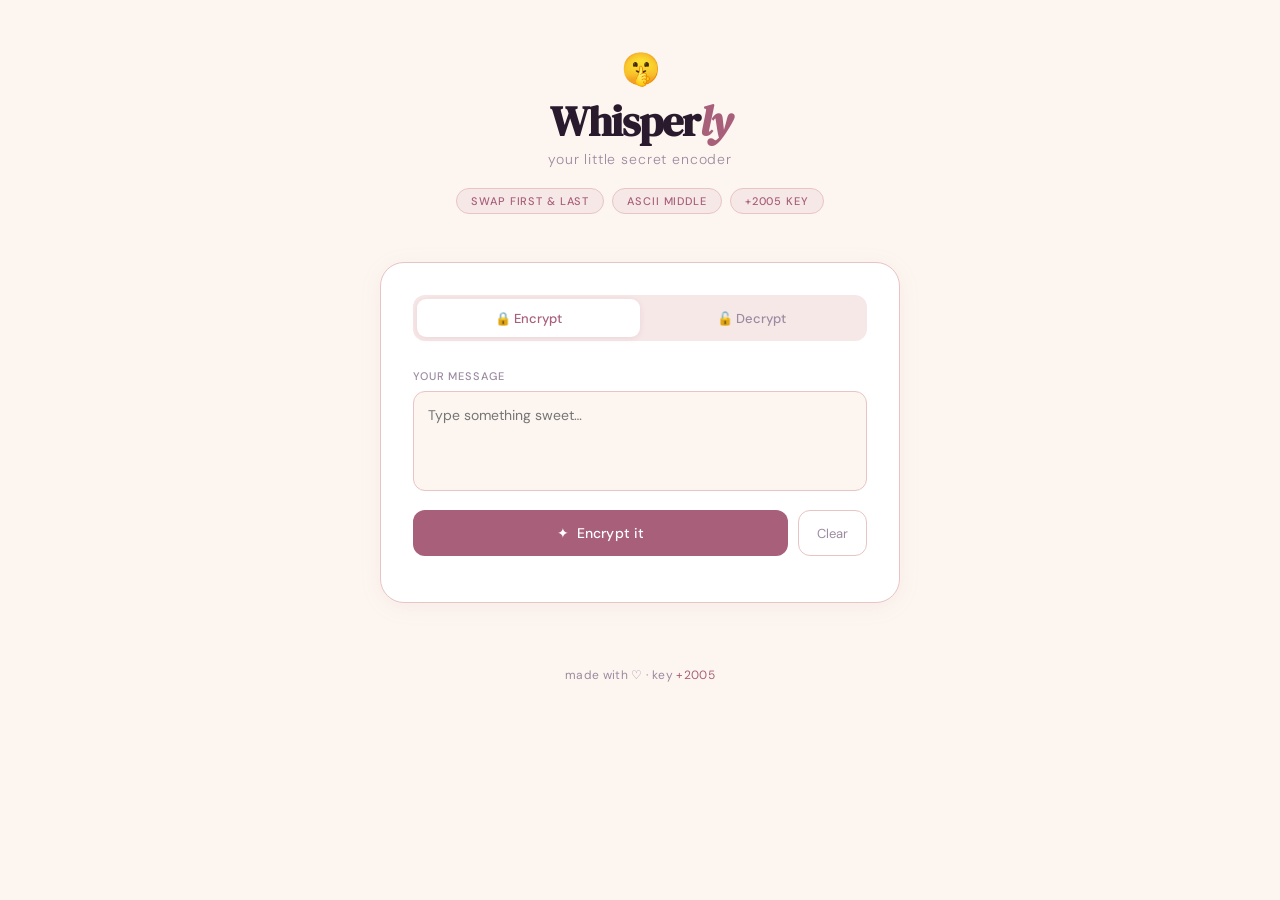
<file: ciphers/salma_cipher.html>
<!DOCTYPE html>
<html lang="en">
<head>
<meta charset="UTF-8">
<meta name="viewport" content="width=device-width, initial-scale=1.0">
<title>Whisperly ✦</title>
<link href="https://fonts.googleapis.com/css2?family=DM+Serif+Display:ital@0;1&family=DM+Sans:wght@300;400;500&display=swap" rel="stylesheet">
<style>
  *, *::before, *::after { box-sizing: border-box; margin: 0; padding: 0; }

  :root {
    --blush: #f7e8e8;
    --rose: #e8c4c4;
    --deep-rose: #c47a7a;
    --mauve: #a85f7a;
    --ink: #2a1a2e;
    --ink-soft: #5c4a60;
    --ink-muted: #9c8aa0;
    --cream: #fdf6f0;
    --white: #ffffff;
    --radius: 16px;
  }

  body {
    font-family: 'DM Sans', sans-serif;
    background: var(--cream);
    color: var(--ink);
    min-height: 100vh;
    display: flex;
    flex-direction: column;
    align-items: center;
  }

  header {
    width: 100%;
    text-align: center;
    padding: 3rem 1rem 1.5rem;
  }

  .logo-mark {
    font-size: 32px;
    margin-bottom: 10px;
    display: block;
    letter-spacing: -1px;
  }

  .site-name {
    font-family: 'DM Serif Display', serif;
    font-size: 42px;
    color: var(--ink);
    letter-spacing: -1px;
    line-height: 1;
  }

  .site-name span {
    color: var(--mauve);
    font-style: italic;
  }

  .tagline {
    font-size: 14px;
    color: var(--ink-muted);
    margin-top: 8px;
    font-weight: 300;
    letter-spacing: 0.06em;
  }

  .pill-row {
    display: flex;
    gap: 8px;
    justify-content: center;
    margin-top: 20px;
    flex-wrap: wrap;
  }

  .pill {
    background: var(--blush);
    color: var(--mauve);
    font-size: 11px;
    font-weight: 500;
    letter-spacing: 0.08em;
    padding: 5px 14px;
    border-radius: 99px;
    border: 1px solid var(--rose);
    text-transform: uppercase;
  }

  main {
    width: 100%;
    max-width: 560px;
    padding: 1.5rem 1.25rem 4rem;
  }

  .card {
    background: var(--white);
    border-radius: 24px;
    border: 1px solid var(--rose);
    padding: 2rem;
    box-shadow: 0 4px 24px rgba(168, 95, 122, 0.07);
  }

  .tab-row {
    display: flex;
    background: var(--blush);
    border-radius: 12px;
    padding: 4px;
    margin-bottom: 1.75rem;
  }

  .tab {
    flex: 1;
    height: 38px;
    border: none;
    border-radius: 9px;
    font-family: 'DM Sans', sans-serif;
    font-size: 13px;
    font-weight: 500;
    cursor: pointer;
    background: transparent;
    color: var(--ink-muted);
    transition: all 0.18s;
  }

  .tab.active {
    background: var(--white);
    color: var(--mauve);
    box-shadow: 0 1px 6px rgba(168, 95, 122, 0.14);
  }

  .field-label {
    font-size: 11px;
    font-weight: 500;
    letter-spacing: 0.08em;
    text-transform: uppercase;
    color: var(--ink-muted);
    margin-bottom: 8px;
    display: block;
  }

  textarea {
    width: 100%;
    height: 100px;
    resize: none;
    padding: 12px 14px;
    font-family: 'DM Sans', sans-serif;
    font-size: 14px;
    color: var(--ink);
    background: var(--cream);
    border: 1.5px solid var(--rose);
    border-radius: 12px;
    outline: none;
    line-height: 1.65;
    transition: border-color 0.15s;
  }

  textarea:focus {
    border-color: var(--deep-rose);
  }

  textarea[readonly] {
    background: var(--blush);
    color: var(--ink-soft);
    cursor: default;
    font-family: 'DM Serif Display', serif;
    font-size: 15px;
    letter-spacing: 0.01em;
  }

  .btn-row {
    display: flex;
    gap: 10px;
    margin: 14px 0;
  }

  .btn-primary {
    flex: 1;
    height: 46px;
    background: var(--mauve);
    color: var(--white);
    border: none;
    border-radius: 12px;
    font-family: 'DM Sans', sans-serif;
    font-size: 14px;
    font-weight: 500;
    cursor: pointer;
    display: flex;
    align-items: center;
    justify-content: center;
    gap: 8px;
    transition: opacity 0.15s, transform 0.1s;
    letter-spacing: 0.01em;
  }

  .btn-primary:hover { opacity: 0.88; }
  .btn-primary:active { transform: scale(0.97); }

  .btn-ghost {
    height: 46px;
    padding: 0 18px;
    background: transparent;
    color: var(--ink-muted);
    border: 1.5px solid var(--rose);
    border-radius: 12px;
    font-family: 'DM Sans', sans-serif;
    font-size: 13px;
    cursor: pointer;
    transition: background 0.15s, color 0.15s;
  }

  .btn-ghost:hover {
    background: var(--blush);
    color: var(--mauve);
  }

  .output-area { margin-top: 1.5rem; }

  .divider {
    border: none;
    border-top: 1px solid var(--blush);
    margin: 1.5rem 0;
  }

  .steps-title {
    font-size: 11px;
    font-weight: 500;
    letter-spacing: 0.08em;
    text-transform: uppercase;
    color: var(--ink-muted);
    margin-bottom: 12px;
  }

  .step-item {
    display: flex;
    align-items: baseline;
    gap: 10px;
    margin-bottom: 8px;
    font-size: 13px;
    color: var(--ink-soft);
  }

  .step-arrow {
    color: var(--rose);
    font-size: 14px;
    line-height: 1;
  }

  .step-tag {
    font-family: 'DM Serif Display', serif;
    font-size: 12px;
    background: var(--blush);
    color: var(--deep-rose);
    border-radius: 6px;
    padding: 1px 7px;
  }

  .copy-row {
    display: flex;
    justify-content: flex-end;
    margin-top: 10px;
  }

  .btn-copy {
    background: none;
    border: 1px solid var(--rose);
    border-radius: 8px;
    padding: 5px 14px;
    font-family: 'DM Sans', sans-serif;
    font-size: 12px;
    color: var(--ink-muted);
    cursor: pointer;
    transition: all 0.15s;
  }

  .btn-copy:hover { background: var(--blush); color: var(--mauve); }

  .error-msg {
    font-size: 13px;
    color: #c0504a;
    margin-top: 10px;
    background: #fdf0f0;
    border-radius: 8px;
    padding: 8px 12px;
    border: 1px solid #f0cece;
  }

  footer {
    text-align: center;
    font-size: 12px;
    color: var(--ink-muted);
    padding-bottom: 2rem;
    letter-spacing: 0.03em;
  }

  footer span { color: var(--mauve); }

  @media (max-width: 480px) {
    .site-name { font-size: 34px; }
    main { padding: 1rem 1rem 3rem; }
    .card { padding: 1.5rem; }
  }
</style>
</head>
<body>

<header>
  <span class="logo-mark">🤫</span>
  <h1 class="site-name">Whisper<span>ly</span></h1>
  <p class="tagline">your little secret encoder</p>
  <div class="pill-row">
    <span class="pill">swap first & last</span>
    <span class="pill">ascii middle</span>
    <span class="pill">+2005 key</span>
  </div>
</header>

<main>
  <div class="card">
    <div class="tab-row">
      <button class="tab active" onclick="switchTab('encrypt')" id="tab-encrypt">🔒 Encrypt</button>
      <button class="tab" onclick="switchTab('decrypt')" id="tab-decrypt">🔓 Decrypt</button>
    </div>

    <label class="field-label" id="input-label">Your message</label>
    <textarea id="input" placeholder="Type something sweet…" oninput="run()"></textarea>

    <div class="btn-row">
      <button class="btn-primary" onclick="run()">
        <span id="btn-icon">✦</span>
        <span id="btn-label">Encrypt it</span>
      </button>
      <button class="btn-ghost" onclick="clearAll()">Clear</button>
    </div>

    <div id="error-msg" class="error-msg" style="display:none"></div>

    <div class="output-area" id="output-area" style="display:none">
      <label class="field-label" id="output-label">Result</label>
      <textarea id="output" readonly></textarea>
      <div class="copy-row">
        <button class="btn-copy" onclick="copyOut()" id="copy-btn">Copy ✦</button>
      </div>

      <hr class="divider">

      <p class="steps-title">How it happened</p>
      <div id="steps"></div>
    </div>
  </div>
</main>

<footer>made with ♡ · key <span>+2005</span></footer>

<script>
let mode = 'encrypt';

function switchTab(m) {
  mode = m;
  document.getElementById('tab-encrypt').classList.toggle('active', m === 'encrypt');
  document.getElementById('tab-decrypt').classList.toggle('active', m === 'decrypt');
  document.getElementById('input-label').textContent = m === 'encrypt' ? 'Your message' : 'Cipher text';
  document.getElementById('output-label').textContent = m === 'encrypt' ? 'Encrypted' : 'Decrypted';
  document.getElementById('btn-label').textContent = m === 'encrypt' ? 'Encrypt it' : 'Decrypt it';
  document.getElementById('btn-icon').textContent = m === 'encrypt' ? '✦' : '✧';
  document.getElementById('input').placeholder = m === 'encrypt' ? 'Type something sweet…' : 'Paste your cipher…';
  document.getElementById('input').value = '';
  document.getElementById('output-area').style.display = 'none';
  document.getElementById('error-msg').style.display = 'none';
  document.getElementById('steps').innerHTML = '';
}

function encryptWord(word) {
  if (word.length <= 1) return { result: word, steps: [] };
  if (word.length === 2) return { result: word[1] + word[0], steps: [`swapped 2-letter word`] };
  const first = word[0], last = word[word.length - 1];
  const middle = word.slice(1, -1);
  let enc = '', stepDetails = [];
  for (const ch of middle) {
    const base = /[a-zA-Z]/.test(ch) ? ch.toUpperCase() : ch;
    const val = base.charCodeAt(0) + 2005;
    enc += val;
    stepDetails.push(`'${ch}' → ${base.charCodeAt(0)} + 2005 = ${val}`);
  }
  return { result: last + enc + first, steps: stepDetails };
}

function decryptWord(word) {
  if (word.length <= 1) return { result: word, steps: [] };
  if (word.length === 2) return { result: word[1] + word[0], steps: [] };
  const orig_first = word[word.length - 1];
  const orig_last = word[0];
  const mid = word.slice(1, -1);
  let dec = '', i = 0, stepDetails = [], ok = true;
  while (i < mid.length) {
    let found = false;
    for (let len = 4; len >= 2; len--) {
      const chunk = mid.slice(i, i + len);
      if (chunk.length < 2 || !/^\d+$/.test(chunk)) continue;
      const val = parseInt(chunk);
      const ascii = val - 2005;
      if (ascii >= 32 && ascii <= 126) {
        const ch = String.fromCharCode(ascii);
        const out = (ascii >= 65 && ascii <= 90) ? ch.toLowerCase() : ch;
        stepDetails.push(`${val} − 2005 = ${ascii} → '${out}'`);
        dec += out;
        i += len;
        found = true;
        break;
      }
    }
    if (!found) { ok = false; break; }
  }
  if (!ok) return { result: null, steps: [] };
  return { result: orig_first + dec + orig_last, steps: stepDetails };
}

function run() {
  const raw = document.getElementById('input').value.trim();
  const errEl = document.getElementById('error-msg');
  const outArea = document.getElementById('output-area');
  const stepsEl = document.getElementById('steps');

  if (!raw) { outArea.style.display = 'none'; errEl.style.display = 'none'; return; }

  const tokens = raw.split(/(\s+)/);
  let resultParts = [], allSteps = [];

  for (const token of tokens) {
    if (/^\s+$/.test(token)) { resultParts.push(token); continue; }
    const fn = mode === 'encrypt' ? encryptWord : decryptWord;
    const { result, steps } = fn(token);
    if (result === null) {
      errEl.textContent = `Couldn't decode "${token}" — are you sure it's a Whisperly cipher?`;
      errEl.style.display = 'block';
      outArea.style.display = 'none';
      return;
    }
    resultParts.push(result);
    if (steps.length) allSteps.push({ word: token, steps });
  }

  errEl.style.display = 'none';
  document.getElementById('output').value = resultParts.join('');
  outArea.style.display = 'block';

  let html = '';
  const show = allSteps.slice(0, 3);
  for (const { word, steps } of show) {
    html += `<div style="margin-bottom:14px">
      <div style="font-size:12px;font-weight:500;color:var(--deep-rose);margin-bottom:6px;font-family:'DM Serif Display',serif">${word}</div>`;
    for (const s of steps) {
      html += `<div class="step-item"><span class="step-arrow">→</span><span class="step-tag">${s}</span></div>`;
    }
    html += '</div>';
  }
  if (allSteps.length > 3) {
    html += `<div style="font-size:12px;color:var(--ink-muted)">+ ${allSteps.length - 3} more words…</div>`;
  }
  stepsEl.innerHTML = html;
}

function clearAll() {
  document.getElementById('input').value = '';
  document.getElementById('output-area').style.display = 'none';
  document.getElementById('error-msg').style.display = 'none';
  document.getElementById('steps').innerHTML = '';
}

function copyOut() {
  const val = document.getElementById('output').value;
  navigator.clipboard.writeText(val).then(() => {
    const btn = document.getElementById('copy-btn');
    btn.textContent = 'Copied ✓';
    setTimeout(() => btn.textContent = 'Copy ✦', 1500);
  });
}
</script>
</body>
</html>
</file>
